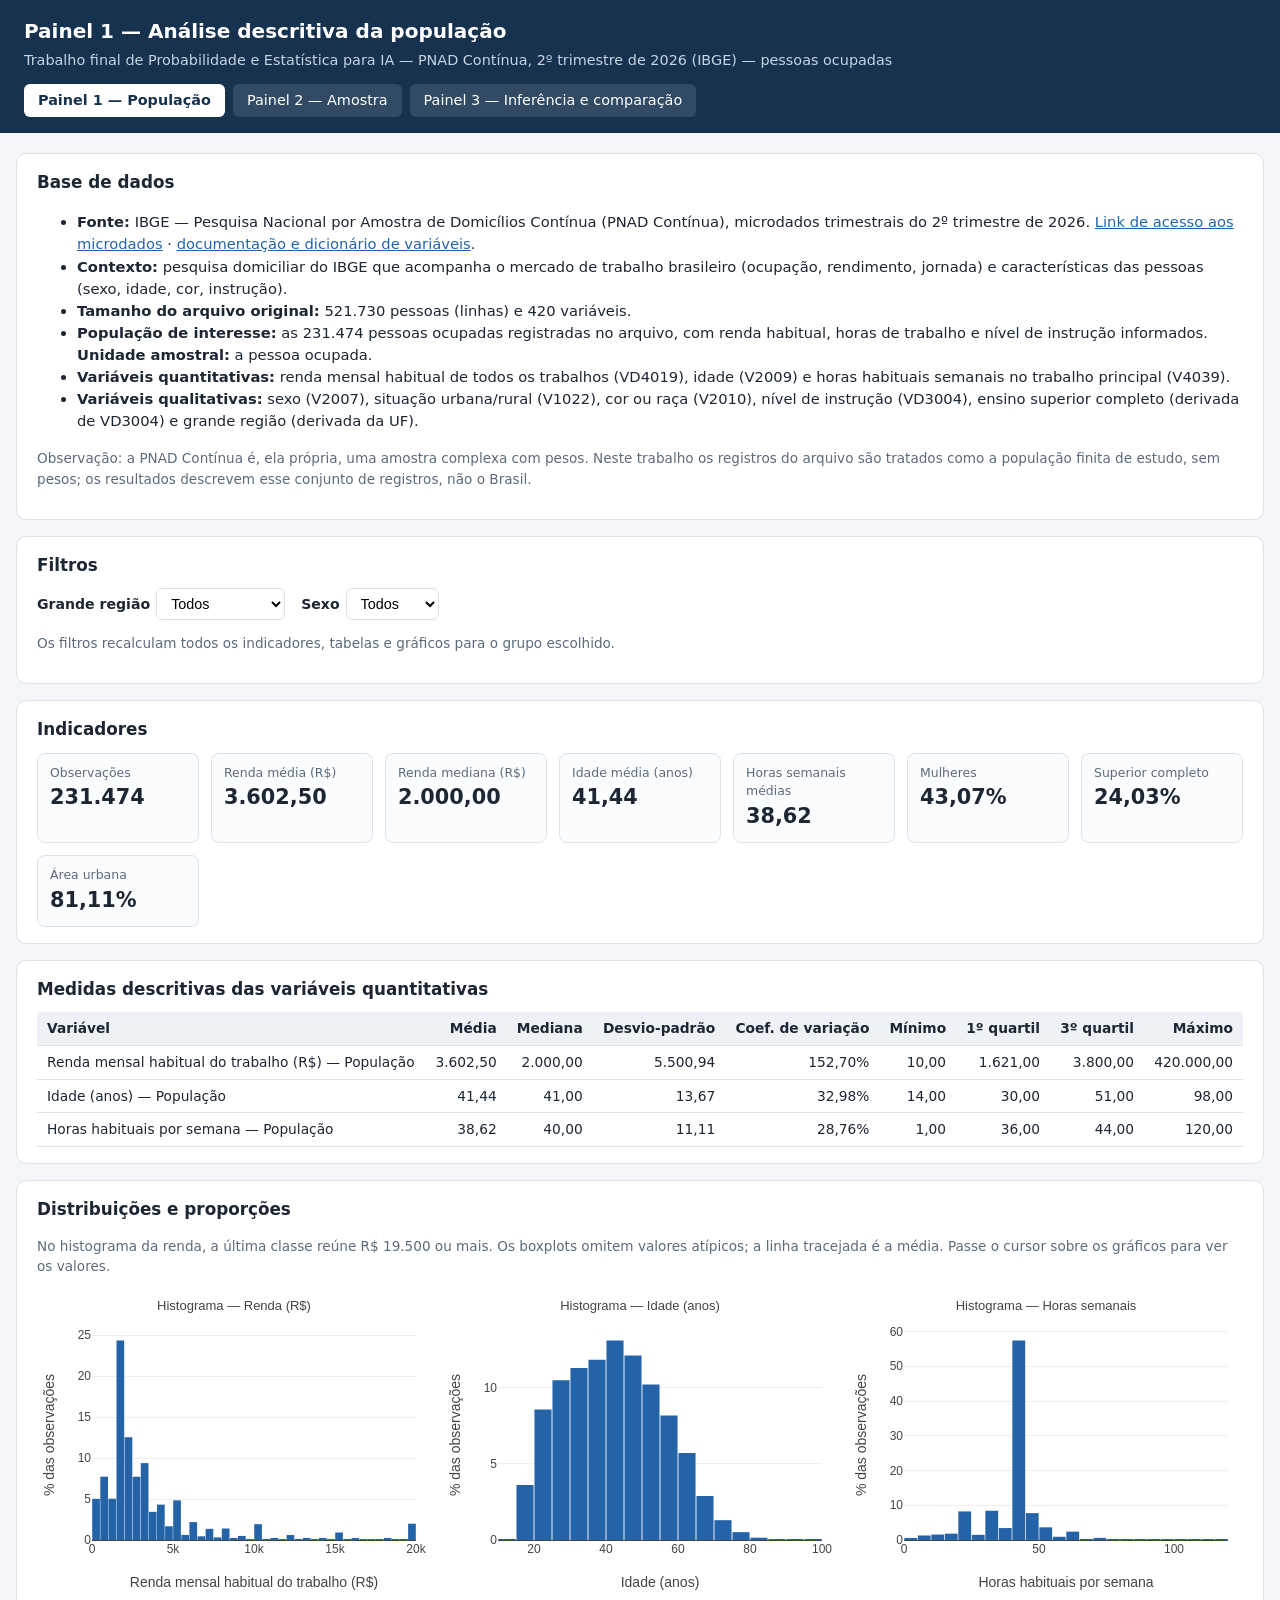
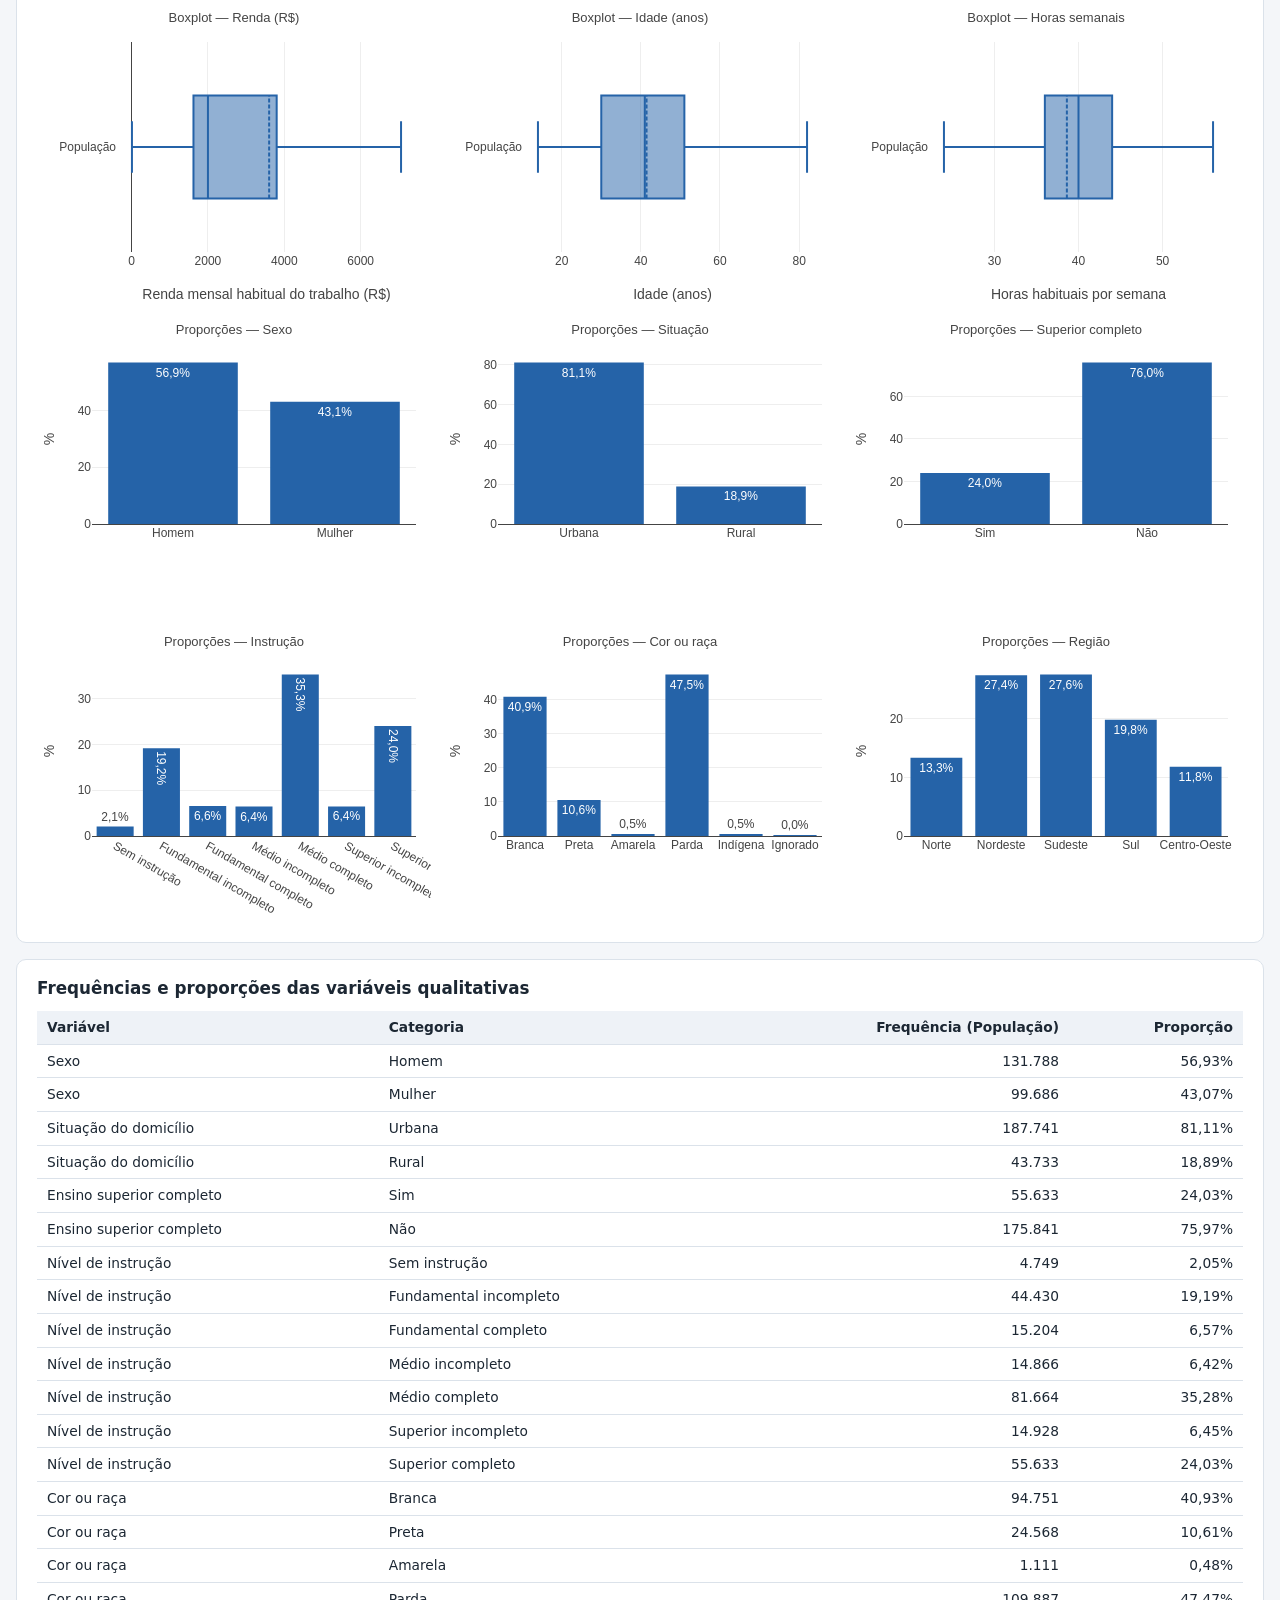
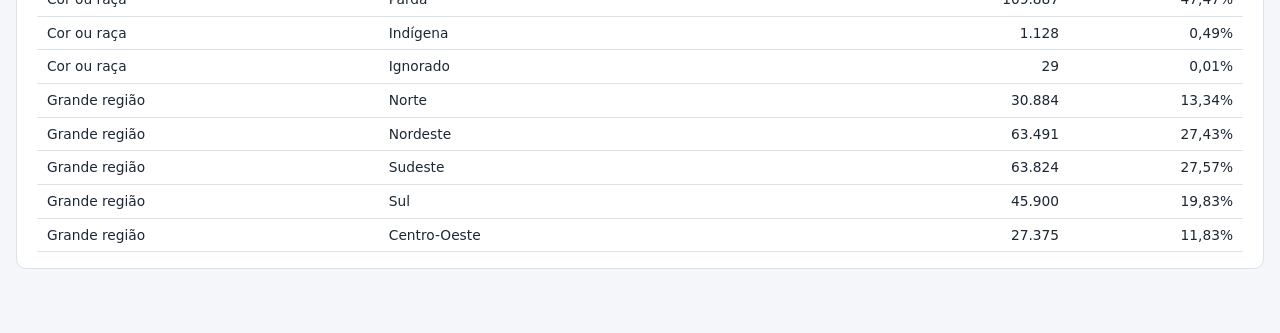
<file: docs/index.html>
<!doctype html>
<html lang="pt-BR">
<head>
<meta charset="utf-8">
<meta name="viewport" content="width=device-width, initial-scale=1">
<title>Painel 1 — Análise descritiva da população</title>
<link rel="stylesheet" href="estilo.css">
<script src="https://cdn.plot.ly/plotly-2.35.2.min.js"></script>
</head>
<body>
<header>
<h1>Painel 1 — Análise descritiva da população</h1>
<p>Trabalho final de Probabilidade e Estatística para IA — PNAD Contínua, 2º trimestre de 2026 (IBGE) — pessoas ocupadas</p>
<nav></nav>
</header>
<main>
<section>
<h2>Base de dados</h2>
<ul>
<li><strong>Fonte:</strong> IBGE — Pesquisa Nacional por Amostra de Domicílios Contínua (PNAD Contínua), microdados trimestrais do 2º trimestre de 2026. <a href="https://ftp.ibge.gov.br/Trabalho_e_Rendimento/Pesquisa_Nacional_por_Amostra_de_Domicilios_continua/Trimestral/Microdados/2026/PNADC_022026.zip">Link de acesso aos microdados</a> · <a href="https://ftp.ibge.gov.br/Trabalho_e_Rendimento/Pesquisa_Nacional_por_Amostra_de_Domicilios_continua/Trimestral/Microdados/Documentacao/">documentação e dicionário de variáveis</a>.</li>
<li><strong>Contexto:</strong> pesquisa domiciliar do IBGE que acompanha o mercado de trabalho brasileiro (ocupação, rendimento, jornada) e características das pessoas (sexo, idade, cor, instrução).</li>
<li><strong>Tamanho do arquivo original:</strong> 521.730 pessoas (linhas) e 420 variáveis.</li>
<li><strong>População de interesse:</strong> as <span id="N"></span> pessoas ocupadas registradas no arquivo, com renda habitual, horas de trabalho e nível de instrução informados. <strong>Unidade amostral:</strong> a pessoa ocupada.</li>
<li><strong>Variáveis quantitativas:</strong> renda mensal habitual de todos os trabalhos (VD4019), idade (V2009) e horas habituais semanais no trabalho principal (V4039).</li>
<li><strong>Variáveis qualitativas:</strong> sexo (V2007), situação urbana/rural (V1022), cor ou raça (V2010), nível de instrução (VD3004), ensino superior completo (derivada de VD3004) e grande região (derivada da UF).</li>
</ul>
<p class="nota">Observação: a PNAD Contínua é, ela própria, uma amostra complexa com pesos. Neste trabalho os registros do arquivo são tratados como a população finita de estudo, sem pesos; os resultados descrevem esse conjunto de registros, não o Brasil.</p>
</section>
<section><h2>Filtros</h2><div id="filtros" class="filtros"></div>
<p class="nota">Os filtros recalculam todos os indicadores, tabelas e gráficos para o grupo escolhido.</p></section>
<section><h2>Indicadores</h2><div id="indicadores" class="cartoes"></div></section>
<section><h2>Medidas descritivas das variáveis quantitativas</h2><div id="tabela" class="rolagem"></div></section>
<section><h2>Distribuições e proporções</h2>
<p class="nota">No histograma da renda, a última classe reúne R$ 19.500 ou mais. Os boxplots omitem valores atípicos; a linha tracejada é a média. Passe o cursor sobre os gráficos para ver os valores.</p><div id="graficos" class="grade"></div></section>
<section><h2>Frequências e proporções das variáveis qualitativas</h2><div id="frequencias" class="rolagem"></div></section>
</main>
<script src="dados.js"></script><script src="comum.js"></script><script src="descritivo.js"></script>
<script>montarNavegacao("index.html"); montarPainelDescritivo("populacao");
document.querySelectorAll("#N").forEach((e) => (e.textContent = fmtInt(DADOS.meta.N)));
document.querySelectorAll("#n").forEach((e) => (e.textContent = fmtInt(DADOS.meta.n)));</script>
</body></html>
</file>
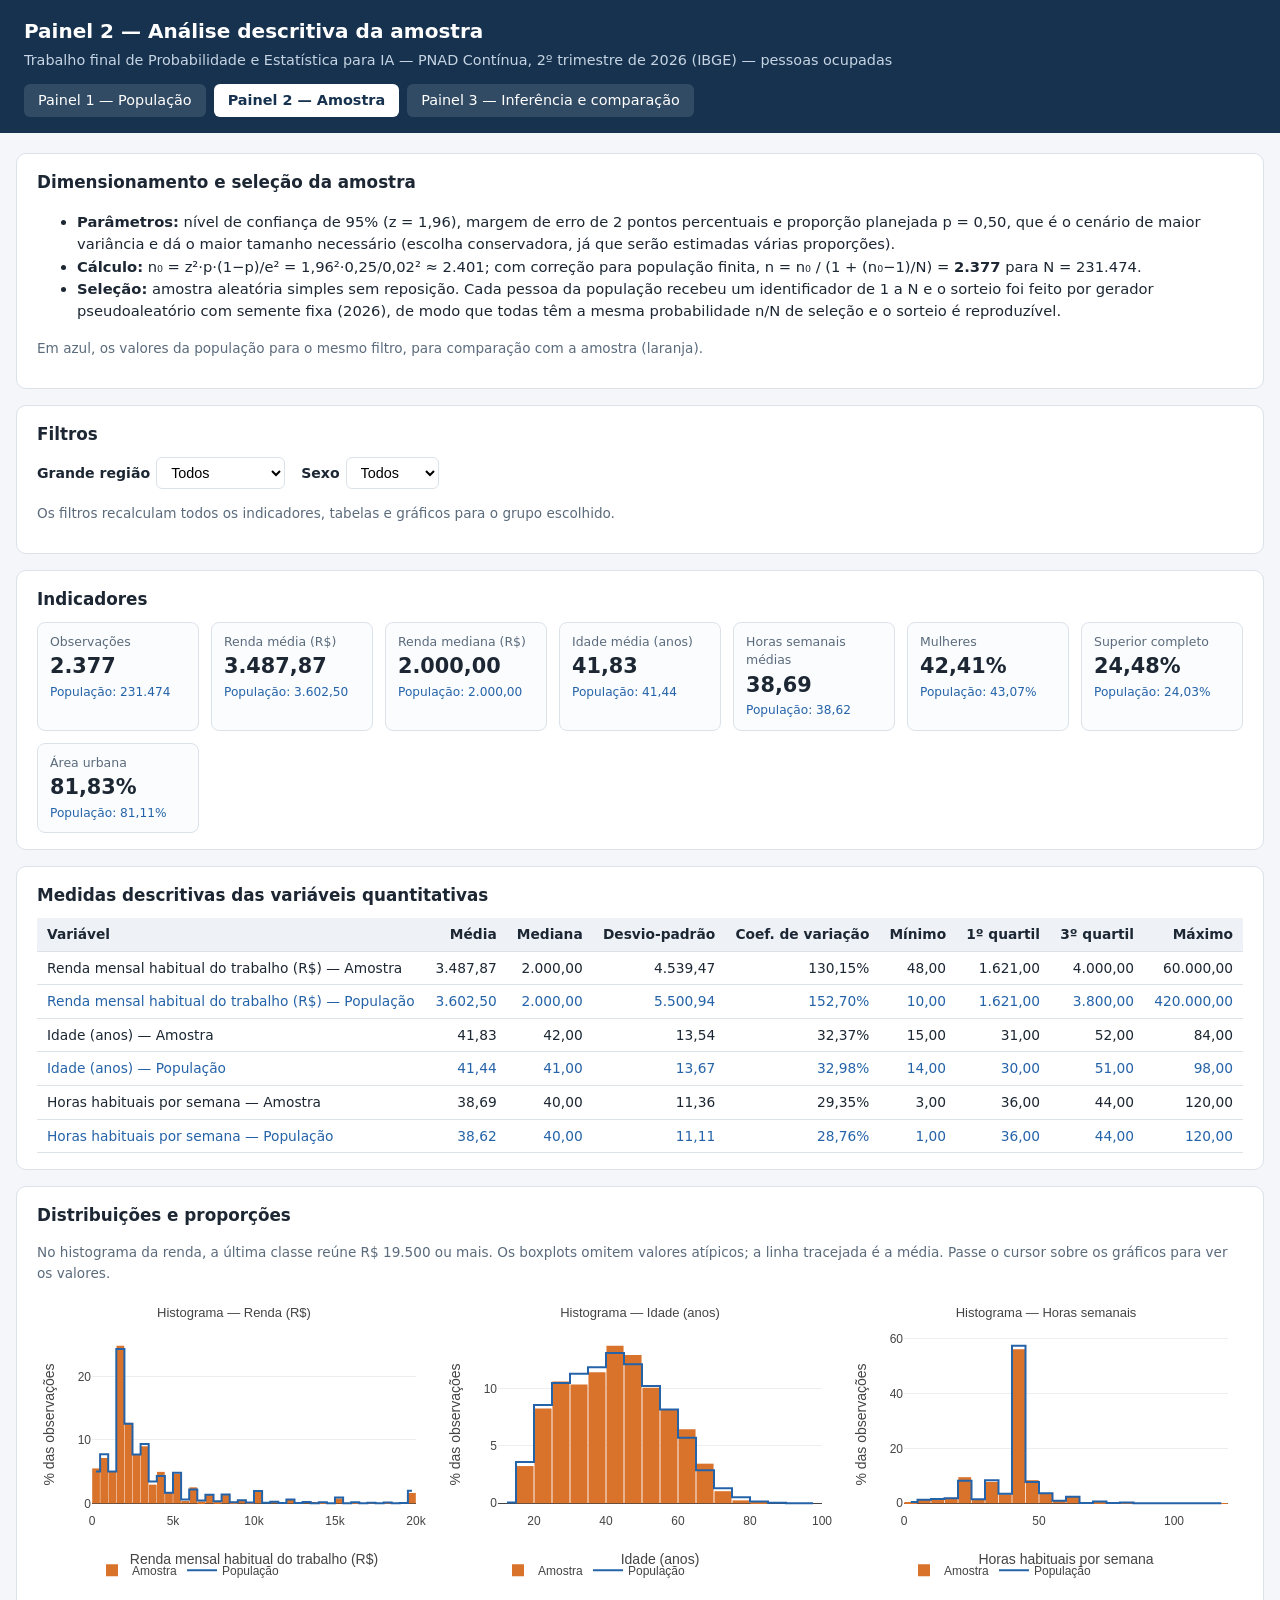
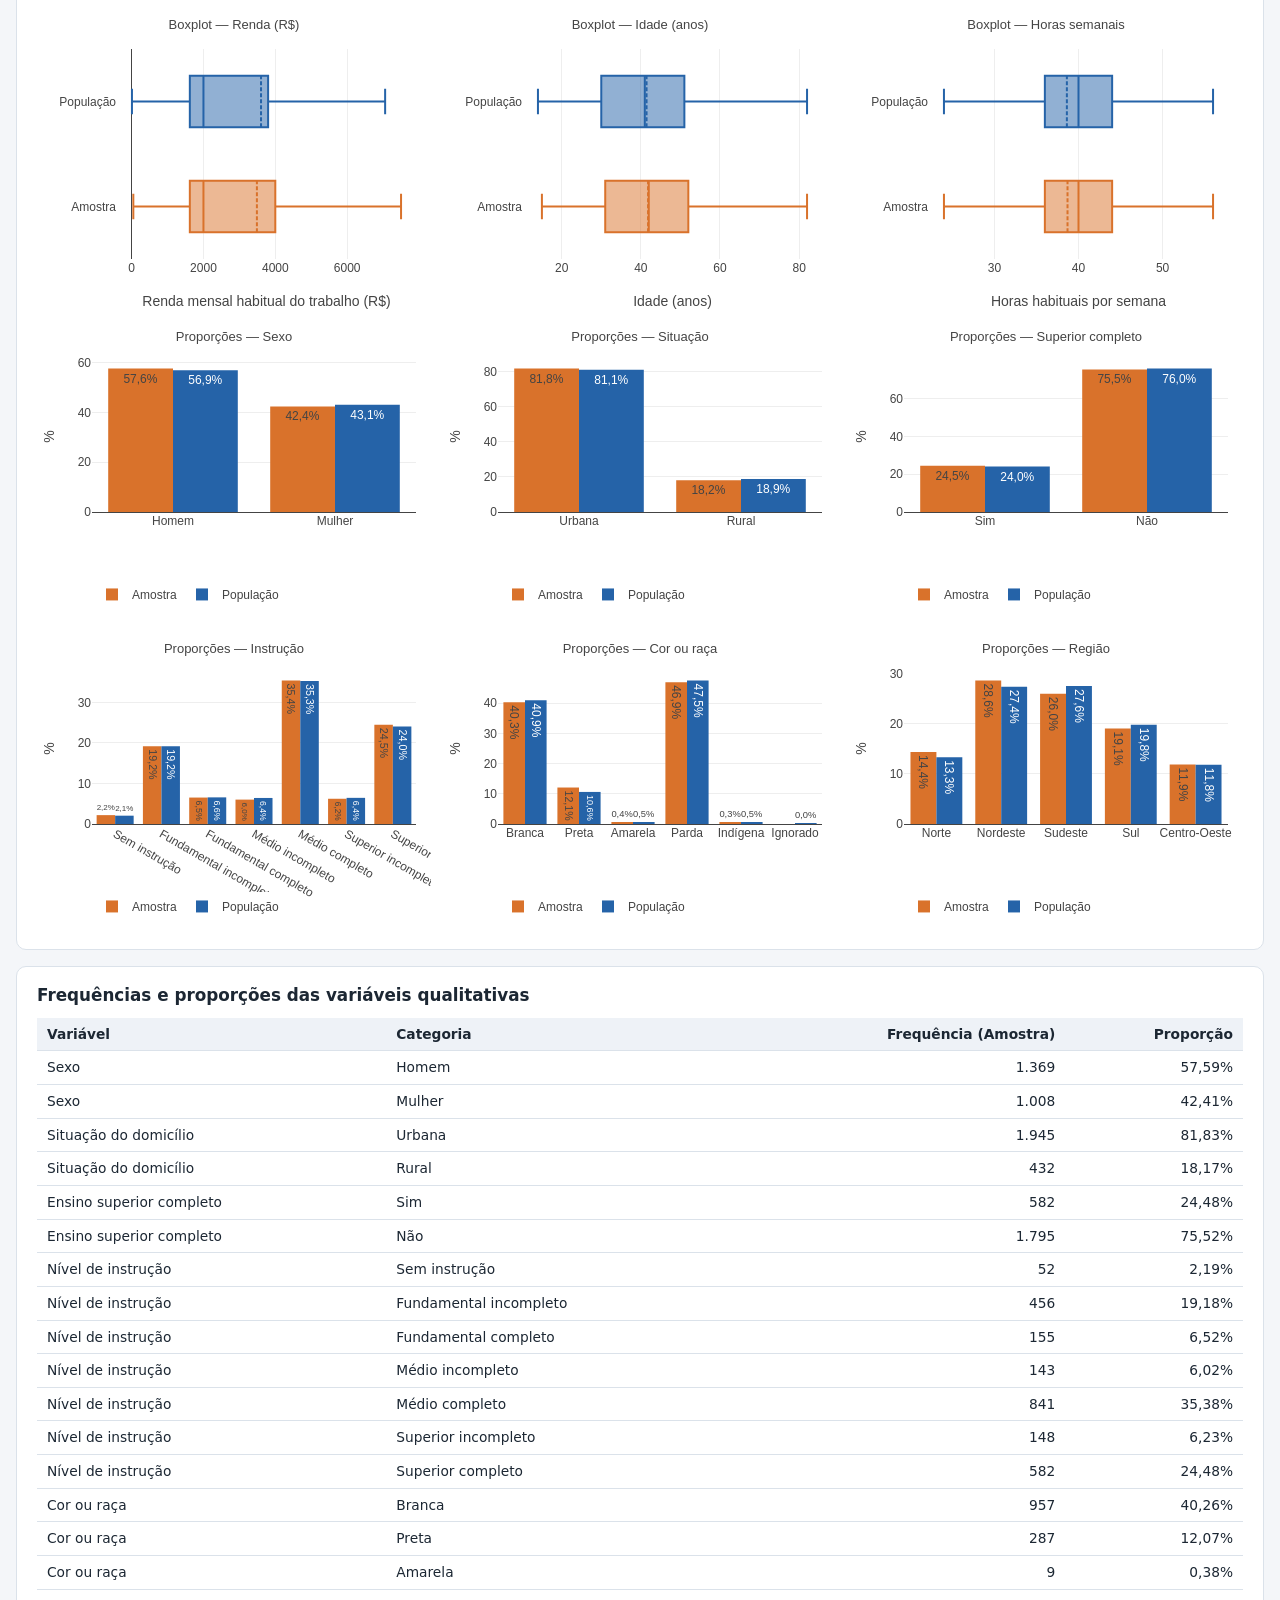
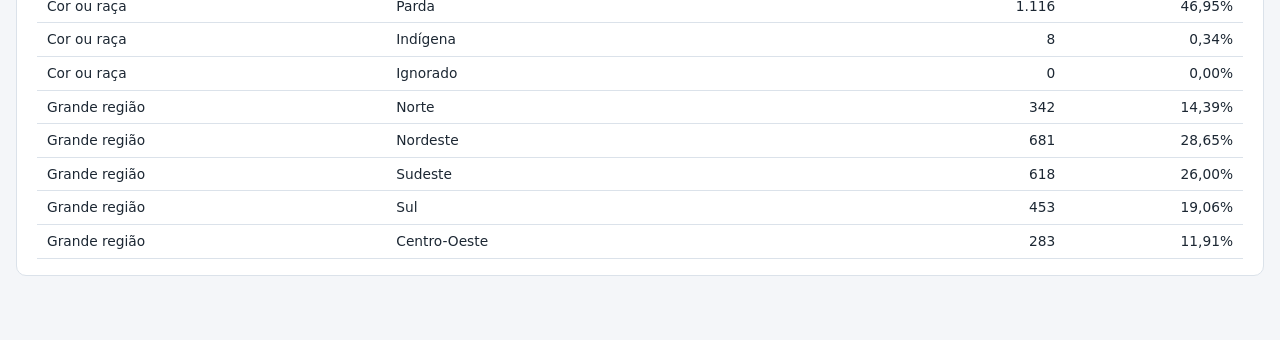
<file: docs/amostra.html>
<!doctype html>
<html lang="pt-BR">
<head>
<meta charset="utf-8">
<meta name="viewport" content="width=device-width, initial-scale=1">
<title>Painel 2 — Análise descritiva da amostra</title>
<link rel="stylesheet" href="estilo.css">
<script src="https://cdn.plot.ly/plotly-2.35.2.min.js"></script>
</head>
<body>
<header>
<h1>Painel 2 — Análise descritiva da amostra</h1>
<p>Trabalho final de Probabilidade e Estatística para IA — PNAD Contínua, 2º trimestre de 2026 (IBGE) — pessoas ocupadas</p>
<nav></nav>
</header>
<main>
<section>
<h2>Dimensionamento e seleção da amostra</h2>
<ul>
<li><strong>Parâmetros:</strong> nível de confiança de 95% (z = 1,96), margem de erro de 2 pontos percentuais e proporção planejada p = 0,50, que é o cenário de maior variância e dá o maior tamanho necessário (escolha conservadora, já que serão estimadas várias proporções).</li>
<li><strong>Cálculo:</strong> n₀ = z²·p·(1−p)/e² = 1,96²·0,25/0,02² ≈ 2.401; com correção para população finita, n = n₀ / (1 + (n₀−1)/N) = <strong><span id="n"></span></strong> para N = <span id="N"></span>.</li>
<li><strong>Seleção:</strong> amostra aleatória simples sem reposição. Cada pessoa da população recebeu um identificador de 1 a N e o sorteio foi feito por gerador pseudoaleatório com semente fixa (2026), de modo que todas têm a mesma probabilidade n/N de seleção e o sorteio é reproduzível.</li>
</ul>
<p class="nota">Em azul, os valores da população para o mesmo filtro, para comparação com a amostra (laranja).</p>
</section>
<section><h2>Filtros</h2><div id="filtros" class="filtros"></div>
<p class="nota">Os filtros recalculam todos os indicadores, tabelas e gráficos para o grupo escolhido.</p></section>
<section><h2>Indicadores</h2><div id="indicadores" class="cartoes"></div></section>
<section><h2>Medidas descritivas das variáveis quantitativas</h2><div id="tabela" class="rolagem"></div></section>
<section><h2>Distribuições e proporções</h2>
<p class="nota">No histograma da renda, a última classe reúne R$ 19.500 ou mais. Os boxplots omitem valores atípicos; a linha tracejada é a média. Passe o cursor sobre os gráficos para ver os valores.</p><div id="graficos" class="grade"></div></section>
<section><h2>Frequências e proporções das variáveis qualitativas</h2><div id="frequencias" class="rolagem"></div></section>
</main>
<script src="dados.js"></script><script src="comum.js"></script><script src="descritivo.js"></script>
<script>montarNavegacao("amostra.html"); montarPainelDescritivo("amostra");
document.querySelectorAll("#N").forEach((e) => (e.textContent = fmtInt(DADOS.meta.N)));
document.querySelectorAll("#n").forEach((e) => (e.textContent = fmtInt(DADOS.meta.n)));</script>
</body></html>
</file>
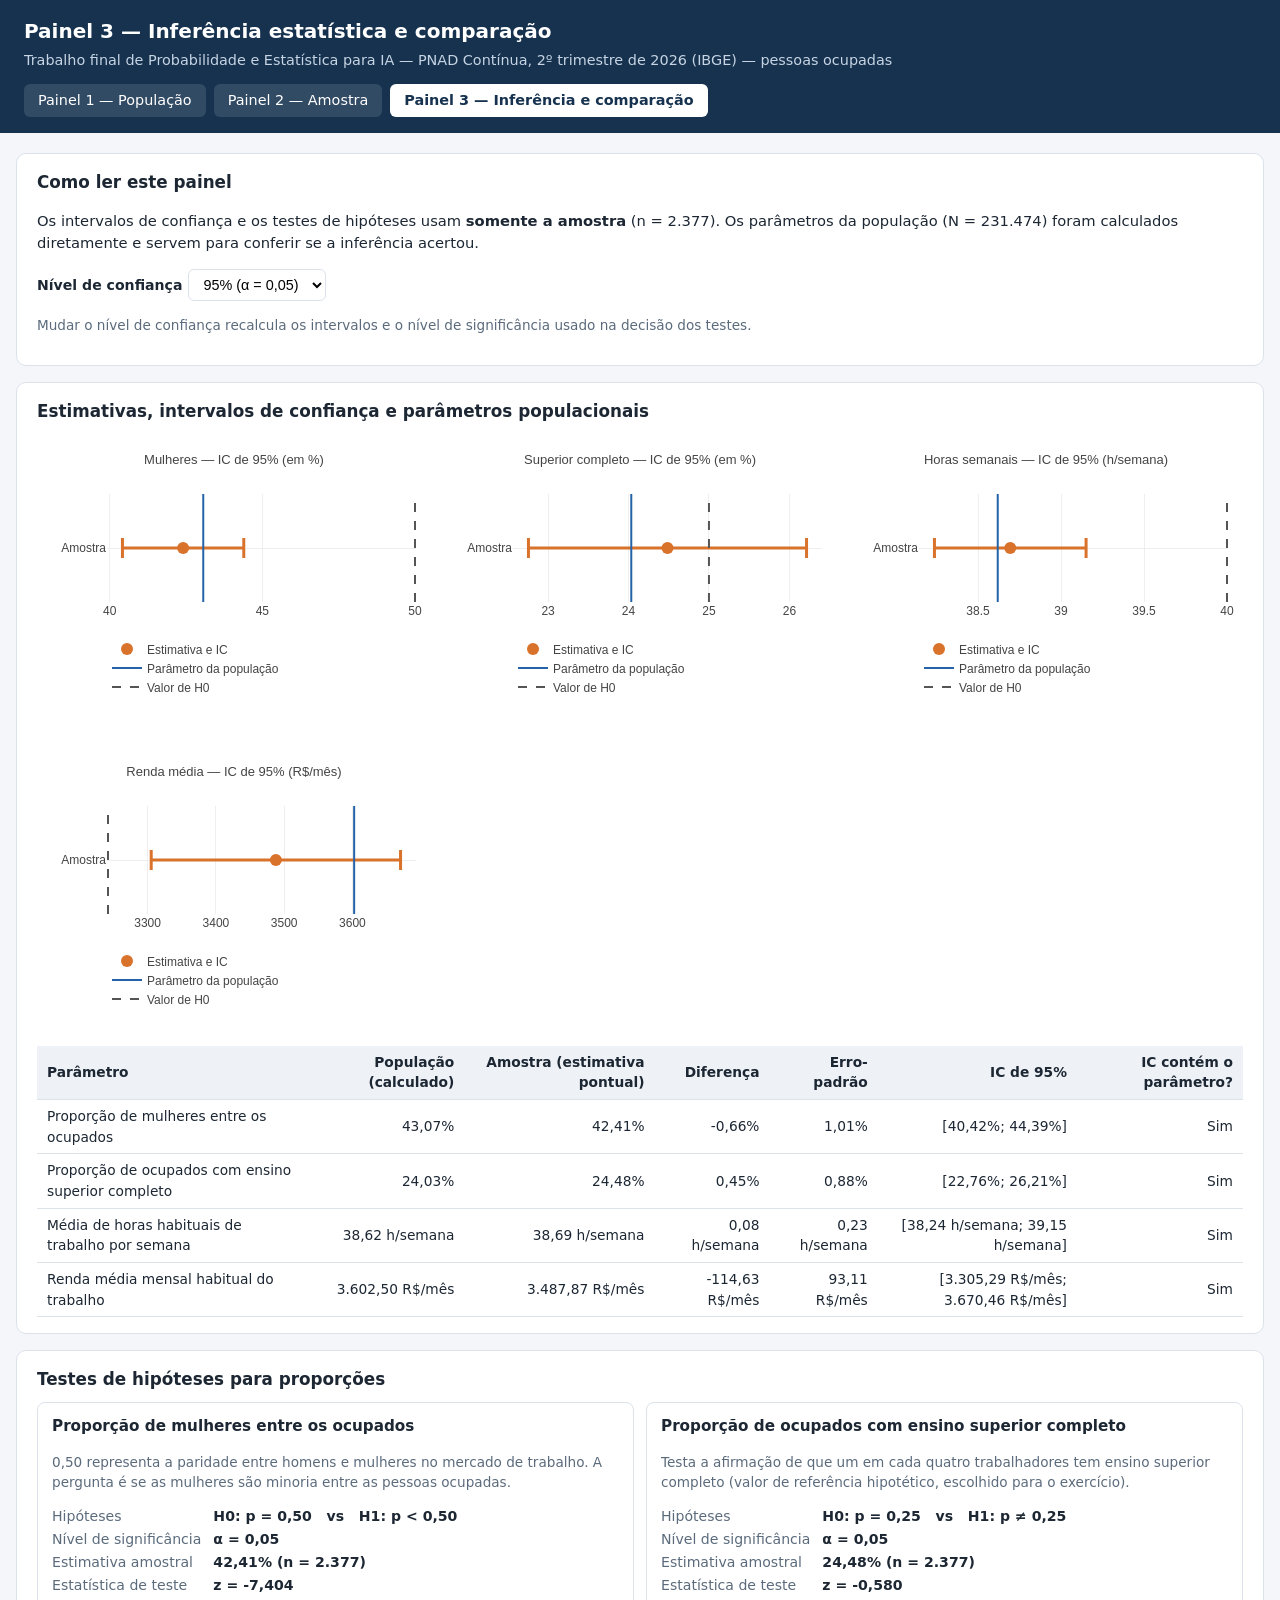
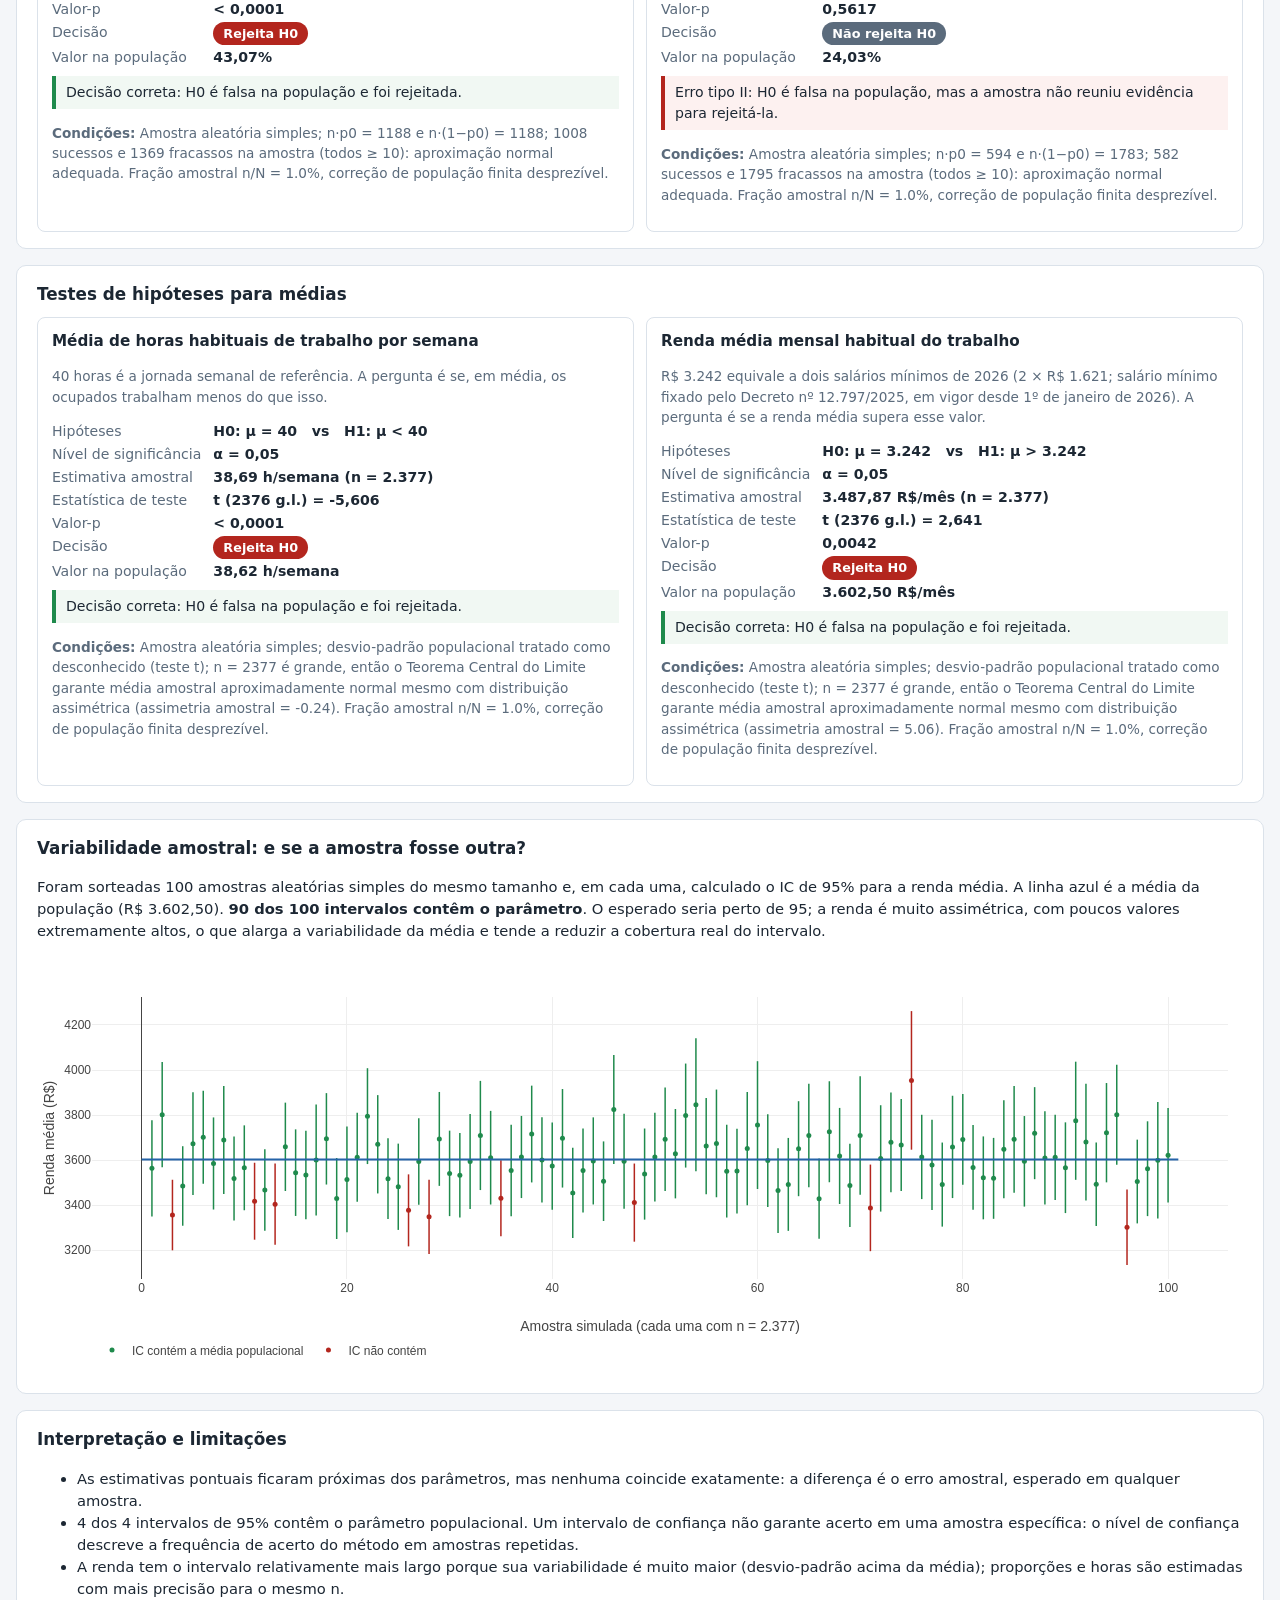
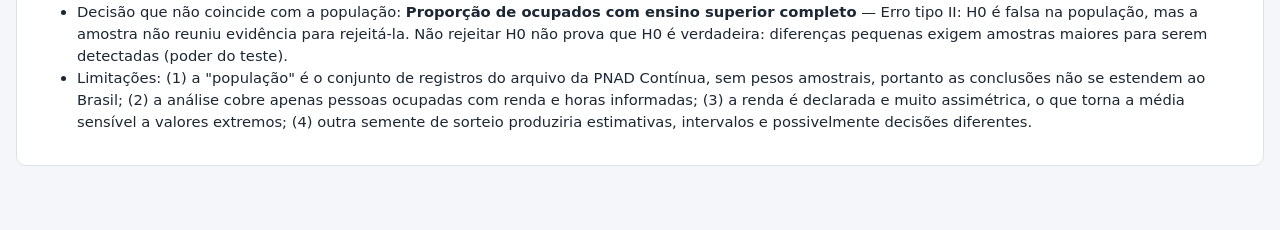
<file: docs/inferencia.html>
<!doctype html>
<html lang="pt-BR">
<head>
<meta charset="utf-8">
<meta name="viewport" content="width=device-width, initial-scale=1">
<title>Painel 3 — Inferência estatística e comparação</title>
<link rel="stylesheet" href="estilo.css">
<script src="https://cdn.plot.ly/plotly-2.35.2.min.js"></script>
</head>
<body>
<header>
<h1>Painel 3 — Inferência estatística e comparação</h1>
<p>Trabalho final de Probabilidade e Estatística para IA — PNAD Contínua, 2º trimestre de 2026 (IBGE) — pessoas ocupadas</p>
<nav></nav>
</header>
<main>
<section>
<h2>Como ler este painel</h2>
<p>Os intervalos de confiança e os testes de hipóteses usam <strong>somente a amostra</strong> (n = <span id="n"></span>). Os parâmetros da população (N = <span id="N"></span>) foram calculados diretamente e servem para conferir se a inferência acertou.</p>
<div class="filtros"><label>Nível de confiança<select id="confianca"><option value="0.90">90% (α = 0,10)</option><option value="0.95" selected>95% (α = 0,05)</option><option value="0.99">99% (α = 0,01)</option></select></label></div>
<p class="nota">Mudar o nível de confiança recalcula os intervalos e o nível de significância usado na decisão dos testes.</p>
</section>
<section><h2>Estimativas, intervalos de confiança e parâmetros populacionais</h2>
<div id="ic" class="grade"></div><div id="comparacao" class="rolagem"></div></section>
<section><h2>Testes de hipóteses para proporções</h2><div id="testes-proporcao" class="grade"></div></section>
<section><h2>Testes de hipóteses para médias</h2><div id="testes-media" class="grade"></div></section>
<section><h2>Variabilidade amostral: e se a amostra fosse outra?</h2>
<p id="texto-simulacao"></p><div id="simulacao" class="grafico" style="min-height:420px"></div></section>
<section><h2>Interpretação e limitações</h2><ul id="interpretacao"></ul></section>
</main>
<script src="dados.js"></script><script src="comum.js"></script><script src="inferencia.js"></script>
</body></html>
</file>
<file: docs/estilo.css>
:root {
  --fundo: #f4f6f9; --cartao: #ffffff; --texto: #1c2733; --suave: #5b6b7c; --borda: #dbe2ea;
  --pop: #2563a8; --amostra: #d9722b; --ok: #1f8a4c; --alerta: #b3261e;
}
* { box-sizing: border-box; }
body { margin: 0; font-family: system-ui, -apple-system, "Segoe UI", Roboto, sans-serif;
  background: var(--fundo); color: var(--texto); line-height: 1.5; }
header { background: #16324f; color: #fff; padding: 16px 24px; }
header h1 { margin: 0 0 4px; font-size: 1.25rem; }
header p { margin: 0; color: #c6d4e3; font-size: .9rem; }
nav { display: flex; flex-wrap: wrap; gap: 8px; margin-top: 12px; }
nav a { color: #fff; text-decoration: none; padding: 6px 14px; border-radius: 6px;
  background: rgba(255,255,255,.12); font-size: .9rem; }
nav a.ativo { background: #fff; color: #16324f; font-weight: 600; }
main { max-width: 1280px; margin: 0 auto; padding: 20px 16px 48px; }
section { background: var(--cartao); border: 1px solid var(--borda); border-radius: 10px;
  padding: 16px 20px; margin-bottom: 16px; }
h2 { margin: 0 0 10px; font-size: 1.05rem; }
h3 { margin: 0 0 6px; font-size: .95rem; }
p, li { font-size: .92rem; }
.nota { color: var(--suave); font-size: .85rem; }
.filtros { display: flex; flex-wrap: wrap; gap: 16px; align-items: center; }
.filtros label { font-size: .88rem; font-weight: 600; }
select { margin-left: 6px; padding: 6px 10px; border: 1px solid var(--borda); border-radius: 6px;
  font-size: .9rem; background: #fff; }
.cartoes { display: grid; grid-template-columns: repeat(auto-fit, minmax(150px, 1fr)); gap: 12px; }
.cartao { border: 1px solid var(--borda); border-radius: 8px; padding: 10px 12px; background: #fafcfe; }
.cartao .rotulo { font-size: .78rem; color: var(--suave); }
.cartao .valor { font-size: 1.3rem; font-weight: 700; }
.cartao .ref { font-size: .76rem; color: var(--pop); }
.grade { display: grid; grid-template-columns: repeat(auto-fit, minmax(340px, 1fr)); gap: 12px; }
.grafico { min-height: 300px; }
.rolagem { overflow-x: auto; }
table { border-collapse: collapse; width: 100%; font-size: .86rem; }
th, td { border-bottom: 1px solid var(--borda); padding: 6px 10px; text-align: right; white-space: nowrap; }
th:first-child, td:first-child { text-align: left; }
th { background: #eef2f7; }
.teste { border: 1px solid var(--borda); border-radius: 8px; padding: 12px 14px; }
.teste dl { display: grid; grid-template-columns: auto 1fr; gap: 2px 12px; margin: 8px 0; font-size: .88rem; }
.teste dt { color: var(--suave); }
.teste dd { margin: 0; font-weight: 600; }
.selo { display: inline-block; padding: 2px 10px; border-radius: 999px; font-size: .8rem; font-weight: 700; color: #fff; }
.selo.rejeita { background: var(--alerta); } .selo.mantem { background: var(--suave); }
.avaliacao { font-size: .88rem; padding: 6px 10px; border-left: 4px solid var(--ok); background: #f1f8f3; margin-top: 8px; }
.avaliacao.erro { border-color: var(--alerta); background: #fdf1f0; }
#comparacao th, #comparacao td { white-space: normal; }
a { color: var(--pop); }
</file>
